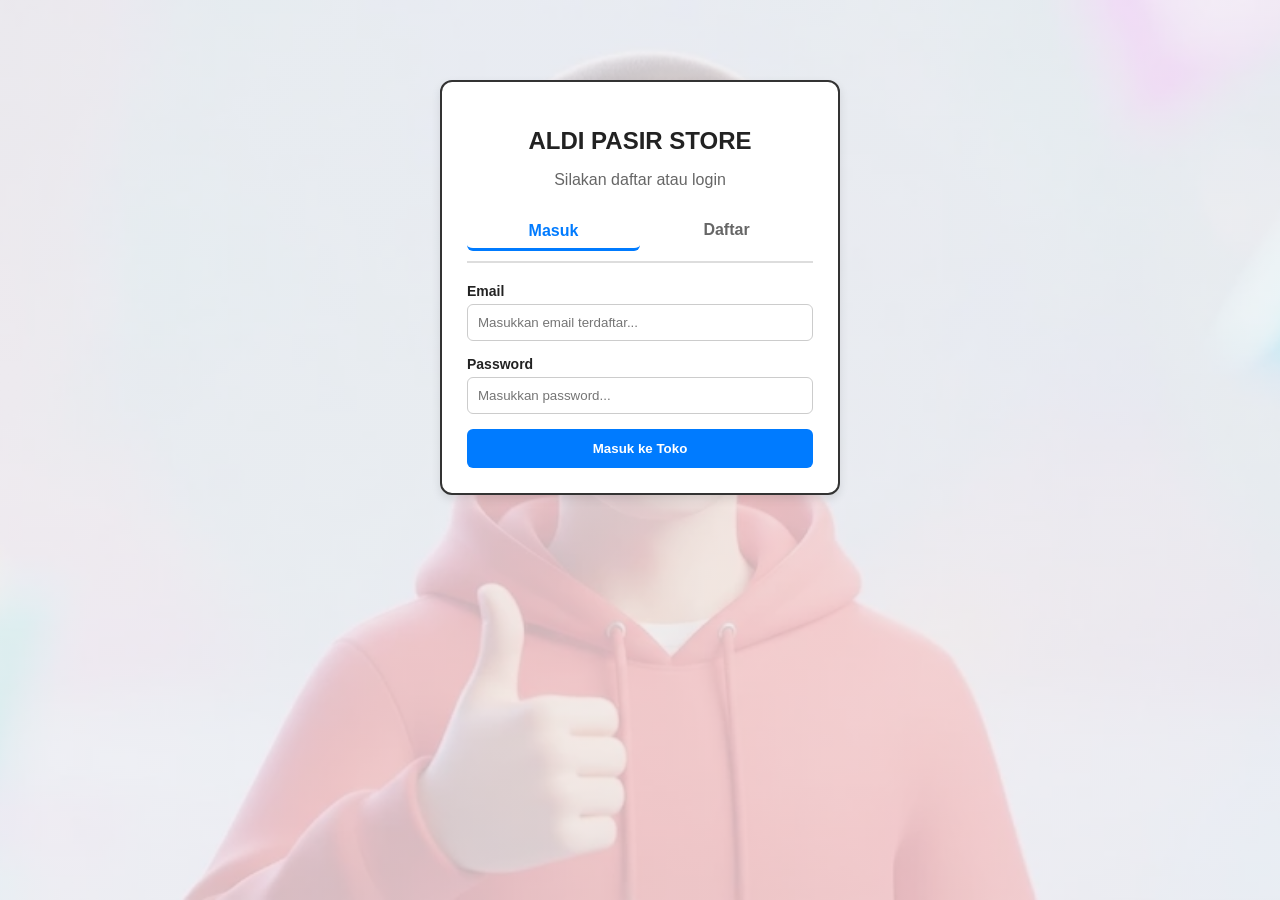
<file: index.html>
<!DOCTYPE html>
<html lang="id">
<head>
  <meta charset="UTF-8">
  <title>Login - Aldi Pasir Store</title>
  <link rel="stylesheet" href="style.css">
  <style>
    .form-box { display: none; }
    .form-box.aktif-form { display: block; }
    .tab-login {
      display: flex;
      justify-content: space-between;
      margin-bottom: 20px;
      border-bottom: 2px solid #ddd;
      padding-bottom: 10px;
    }
    .tab-btn {
      background: none;
      border: none;
      font-size: 16px;
      font-weight: bold;
      color: #666;
      cursor: pointer;
      width: 50%;
    }
    .tab-btn.aktif-tab {
      color: #007bff;
      border-bottom: 3px solid #007bff;
      padding-bottom: 7px;
    }
    .input-grup {
      margin-bottom: 15px;
      text-align: left;
    }
    .input-grup label {
      display: block;
      font-size: 14px;
      margin-bottom: 5px;
      font-weight: bold;
    }
    .input-grup input {
      width: 100%;
      padding: 10px;
      border: 1px solid #ccc;
      border-radius: 6px;
      box-sizing: border-box;
    }
  </style>
</head>
<body>

  <div class="container" style="margin-top: 80px;">
    <div class="kotak-profil">
      <h2 style="margin-bottom: 5px;">ALDI PASIR STORE</h2>
      <p style="color: #666; margin-bottom: 20px;">Silakan daftar atau login</p>
      
      <!-- TAB PEMILIH -->
      <div class="tab-login">
        <button id="tab-masuk" class="tab-btn aktif-tab" onclick="gantiTab('masuk')">Masuk</button>
        <button id="tab-daftar" class="tab-btn" onclick="gantiTab('daftar')">Daftar</button>
      </div>

      <!-- FORM MASUK (LOGIN) -->
      <div id="form-masuk" class="form-box aktif-form">
        <form onsubmit="prosesLogin(event)">
          <div class="input-grup">
            <label>Email</label>
            <input type="email" id="login-email" placeholder="Masukkan email terdaftar..." required>
          </div>
          <div class="input-grup">
            <label>Password</label>
            <input type="password" id="login-pass" placeholder="Masukkan password..." required>
          </div>
          <button type="submit">Masuk ke Toko</button>
        </form>
      </div>

      <!-- FORM DAFTAR (REGISTER) -->
      <div id="form-daftar" class="form-box">
        <form onsubmit="prosesDaftar(event)">
          <div class="input-grup">
            <label>Nama Lengkap</label>
            <input type="text" id="regis-nama" placeholder="Nama lengkap..." required>
          </div>
          <div class="input-grup">
            <label>Email</label>
            <input type="email" id="regis-email" placeholder="Email aktif..." required>
          </div>
          <div class="input-grup">
            <label>Password Baru</label>
            <input type="password" id="regis-pass" placeholder="Buat password..." required>
          </div>
          <button type="submit">Daftar Akun</button>
        </form>
      </div>

    </div>
  </div>

  <script>
    function gantiTab(jenis) {
      const masuk = document.getElementById("form-masuk");
      const daftar = document.getElementById("form-daftar");
      const btnMasuk = document.getElementById("tab-masuk");
      const btnDaftar = document.getElementById("tab-daftar");

      if (jenis === "masuk") {
        masuk.classList.add("aktif-form");
        daftar.classList.remove("aktif-form");
        btnMasuk.classList.add("aktif-tab");
        btnDaftar.classList.remove("aktif-tab");
      } else {
        daftar.classList.add("aktif-form");
        masuk.classList.remove("aktif-form");
        btnDaftar.classList.add("aktif-tab");
        btnMasuk.classList.remove("aktif-tab");
      }
    }

    // 1. PROSES PENDAFTARAN AKUN BARU
    function prosesDaftar(e) {
      e.preventDefault();
      const nama = document.getElementById("regis-nama").value;
      const email = document.getElementById("regis-email").value;
      const pass = document.getElementById("regis-pass").value;

      // Cek apakah email sudah pernah didaftarkan
      if (localStorage.getItem(email)) {
        alert("Email ini sudah terdaftar! Silakan langsung Masuk.");
        return;
      }

      // Simpan data akun ke localStorage browser
      const dataAkun = { nama: nama, password: pass };
      localStorage.setItem(email, JSON.stringify(dataAkun));

      alert("Pendaftaran Berhasil! Silakan masuk menggunakan email dan password Anda.");
      
      // Bersihkan form dan pindah ke tab masuk
      document.getElementById("regis-nama").value = "";
      document.getElementById("regis-email").value = "";
      document.getElementById("regis-pass").value = "";
      gantiTab('masuk');
    }

    // 2. PROSES VALIDASI LOGIN
    function prosesLogin(e) {
      e.preventDefault();
      const emailInput = document.getElementById("login-email").value;
      const passInput = document.getElementById("login-pass").value;

      // Ambil data akun berdasarkan email yang dimasukkan
      const akunTersimpan = localStorage.getItem(emailInput);

      if (!akunTersimpan) {
        alert("Email belum terdaftar! Silakan Daftar terlebih dahulu di tab sebelah.");
        return;
      }

      const dataUser = JSON.parse(akunTersimpan);

      // Cek apakah password-nya cocok
      if (dataUser.password === passInput) {
        // Jika benar, set status login aktif dan masuk ke profil
        localStorage.setItem("statusLogin", "sudah_login");
        localStorage.setItem("userAktif", dataUser.nama);
        alert("Login Berhasil! Selamat datang, " + dataUser.nama);
        window.location.href = "profil.html"; 
      } else {
        alert("Password salah! Silakan coba lagi.");
      }
    }
  </script>

</body>
</html>
</file>
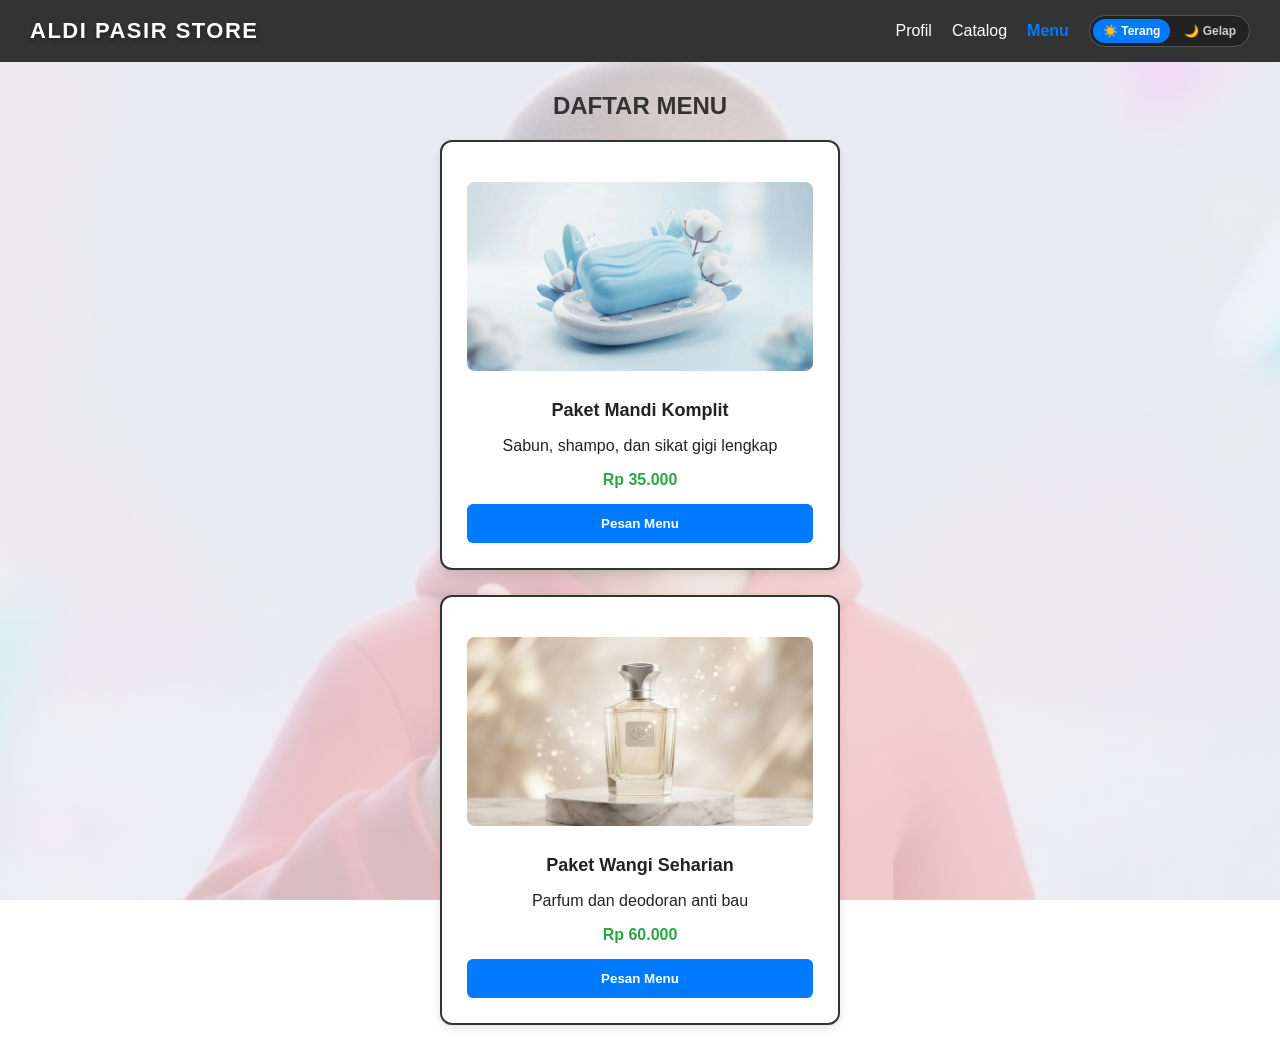
<file: katalog.html>
<!DOCTYPE html>
<html lang="id">
<head>
  <meta charset="UTF-8">
  <title>Menu - Aldi Pasir Store</title>
  <link rel="stylesheet" href="style.css">
</head>
<body>

  <!-- MENU NAVIGASI ATAS -->
  <div class="navbar">
    <a href="index.html" class="logo">ALDI PASIR STORE</a>
    <div class="menu">
      <a href="index.html">Profil</a>
      <a href="katalog.html">Catalog</a>
      <a href="menu.html" style="color: #007bff; font-weight: bold;">Menu</a>
      
      <!-- TOMBOL TERANG & GELAP -->
      <div class="pilihan-tema">
        <button id="btn-terang" class="btn-tema aktif" onclick="pilihTema('light')">☀️ Terang</button>
        <button id="btn-gelap" class="btn-tema" onclick="pilihTema('dark')">🌙 Gelap</button>
      </div>
    </div>
  </div>

  <!-- ISI HALAMAN MENU -->
  <div class="container">
    <h2 class="judul-katalog">DAFTAR MENU</h2>
    
    <!-- MENU 1 -->
    <div class="item-katalog">
      <img src="sabun.jpg" alt="Paket Mandi Komplit">
      <h3>Paket Mandi Komplit</h3>
      <p>Sabun, shampo, dan sikat gigi lengkap</p>
      <p class="harga">Rp 35.000</p>
      <a href="https://wa.me/628123456789?text=Halo,%20saya%20mau%20pesan%20Paket%20Mandi%20Komplit">
        <button>Pesan Menu</button>
      </a>
    </div>

    <!-- MENU 2 -->
    <div class="item-katalog">
      <img src="parfum.jpg" alt="Paket Wangi Seharian">
      <h3>Paket Wangi Seharian</h3>
      <p>Parfum dan deodoran anti bau</p>
      <p class="harga">Rp 60.000</p>
      <a href="https://wa.me/628123456789?text=Halo,%20saya%20mau%20pesan%20Paket%20Wangi%20Seharian">
        <button>Pesan Menu</button>
      </a>
    </div>
  </div>

  <!-- SCRIPT TEMA -->
  <script>
</file>
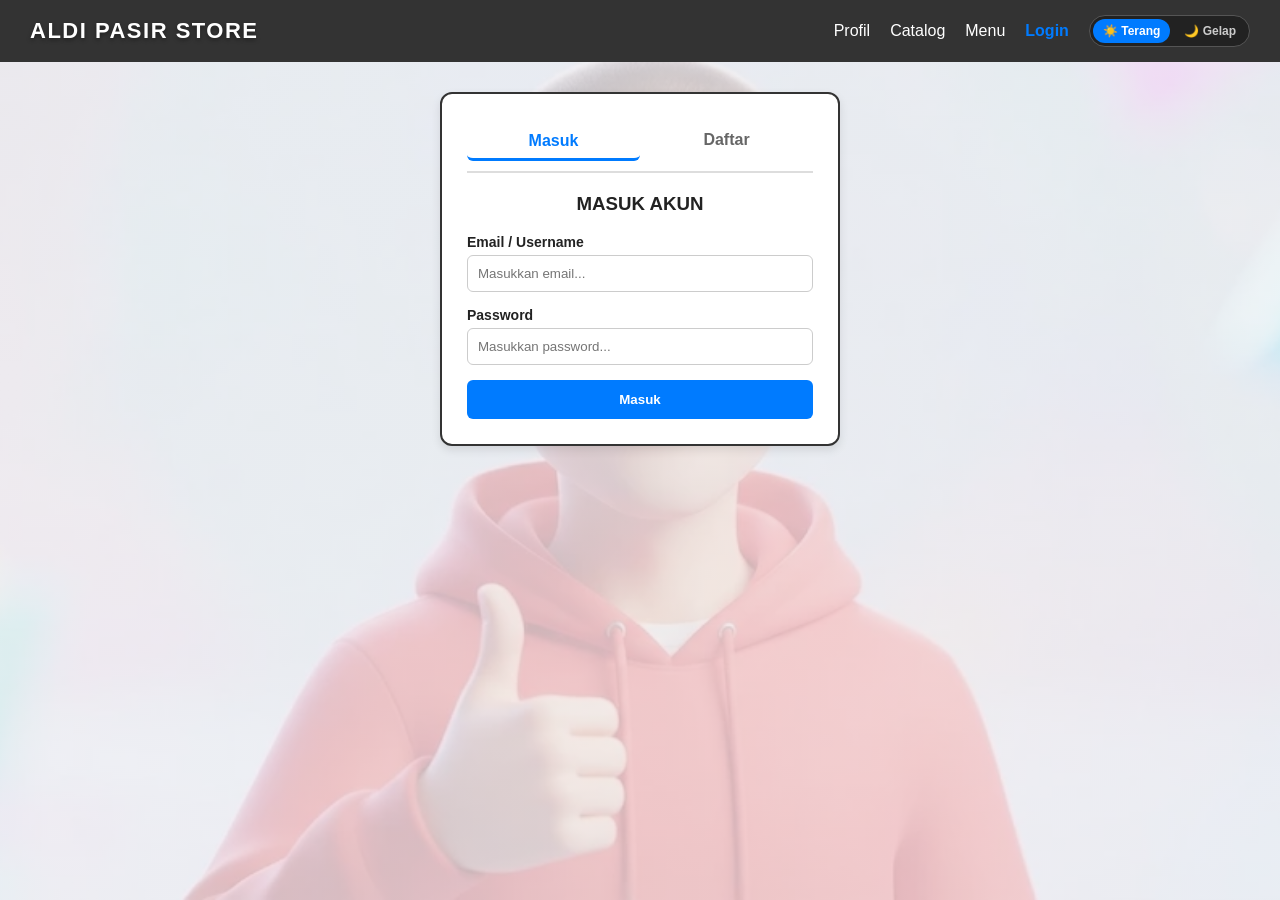
<file: login.html>
<!DOCTYPE html>
<html lang="id">
<head>
  <meta charset="UTF-8">
  <title>Login / Daftar - Aldi Pasir Store</title>
  <link rel="stylesheet" href="style.css">
  <style>
    /* Styling Tambahan Khusus Halaman Login */
    .form-box {
      display: none;
    }
    .form-box.aktif-form {
      display: block;
    }
    .tab-login {
      display: flex;
      justify-content: space-between;
      margin-bottom: 20px;
      border-bottom: 2px solid #ddd;
      padding-bottom: 10px;
    }
    .tab-btn {
      background: none;
      border: none;
      font-size: 16px;
      font-weight: bold;
      color: #666;
      cursor: pointer;
      width: 50%;
    }
    .tab-btn.aktif-tab {
      color: #007bff;
      border-bottom: 3px solid #007bff;
      padding-bottom: 7px;
    }
    .input-grup {
      margin-bottom: 15px;
      text-align: left;
    }
    .input-grup label {
      display: block;
      font-size: 14px;
      margin-bottom: 5px;
      font-weight: bold;
    }
    .input-grup input {
      width: 100%;
      padding: 10px;
      border: 1px solid #ccc;
      border-radius: 6px;
      box-sizing: border-box;
    }
  </style>
</head>
<body>

  <!-- MENU NAVIGASI ATAS -->
  <div class="navbar">
    <a href="index.html" class="logo">ALDI PASIR STORE</a>
    <div class="menu">
      <a href="index.html">Profil</a>
      <a href="katalog.html">Catalog</a>
      <a href="menu.html">Menu</a>
      <a href="login.html" style="color: #007bff; font-weight: bold;">Login</a>
      
      <!-- TOMBOL TERANG & GELAP -->
      <div class="pilihan-tema">
        <button id="btn-terang" class="btn-tema aktif" onclick="pilihTema('light')">☀️ Terang</button>
        <button id="btn-gelap" class="btn-tema" onclick="pilihTema('dark')">🌙 Gelap</button>
      </div>
    </div>
  </div>

  <!-- KOTAK UTAMA LOGIN / DAFTAR -->
  <div class="container">
    <div class="kotak-profil">
      
      <!-- TAB PEMILIH -->
      <div class="tab-login">
        <button id="tab-masuk" class="tab-btn aktif-tab" onclick="gantiTab('masuk')">Masuk</button>
        <button id="tab-daftar" class="tab-btn" onclick="gantiTab('daftar')">Daftar</button>
      </div>

      <!-- FORM MASUK (LOGIN) -->
      <div id="form-masuk" class="form-box aktif-form">
        <h3>MASUK AKUN</h3>
        <form onsubmit="alert('Berhasil Masuk!'); return false;">
          <div class="input-grup">
            <label>Email / Username</label>
            <input type="text" placeholder="Masukkan email..." required>
          </div>
          <div class="input-grup">
            <label>Password</label>
            <input type="password" placeholder="Masukkan password..." required>
          </div>
          <button type="submit">Masuk</button>
        </form>
      </div>

      <!-- FORM DAFTAR (REGISTER) -->
      <div id="form-daftar" class="form-box">
        <h3>DAFTAR AKUN BARU</h3>
        <form onsubmit="alert('Pendaftaran Berhasil! Silakan Masuk.'); return false;">
          <div class="input-grup">
            <label>Nama Lengkap</label>
            <input type="text" placeholder="Nama lengkap..." required>
          </div>
          <div class="input-grup">
            <label>Email</label>
            <input type="email" placeholder="Email aktif..." required>
          </div>
          <div class="input-grup">
            <label>Password Baru</label>
            <input type="password" placeholder="Buat password..." required>
          </div>
          <button type="submit">Daftar Sekarang</button>
        </form>
      </div>

    </div>
  </div>

  <!-- SCRIPT INTERAKSI FORM & TEMA -->
  <script>
    function gantiTab(jenis) {
      const masuk = document.getElementById("form-masuk");
      const daftar = document.getElementById("form-daftar");
      const btnMasuk = document.getElementById("tab-masuk");
      const btnDaftar = document.getElementById("tab-daftar");

      if (jenis === "masuk") {
        masuk.classList.add("aktif-form");
        daftar.classList.remove("aktif-form");
        btnMasuk.classList.add("aktif-tab");
        btnDaftar.classList.remove("aktif-tab");
      } else {
        daftar.classList.add("aktif-form");
        masuk.classList.remove("aktif-form");
        btnDaftar.classList.add("aktif-tab");
        btnMasuk.classList.remove("aktif-tab");
      }
    }

    // Skrip Tema Terang/Gelap
    const btnTerang = document.getElementById("btn-terang");
    const btnGelap = document.getElementById("btn-gelap");

    function pilihTema(mode) {
      if (mode === "dark") {
        document.body.classList.add("dark-mode");
        btnGelap.classList.add("aktif");
        btnTerang.classList.remove("aktif");
        localStorage.setItem("tema", "dark");
      } else {
        document.body.classList.remove("dark-mode");
        btnTerang.classList.add("aktif");
        btnGelap.classList.remove("aktif");
        localStorage.setItem("tema", "light");
      }
    }

    if (localStorage.getItem("tema") === "dark") {
      pilihTema("dark");
    }
  </script>

</body>
</html>
</file>
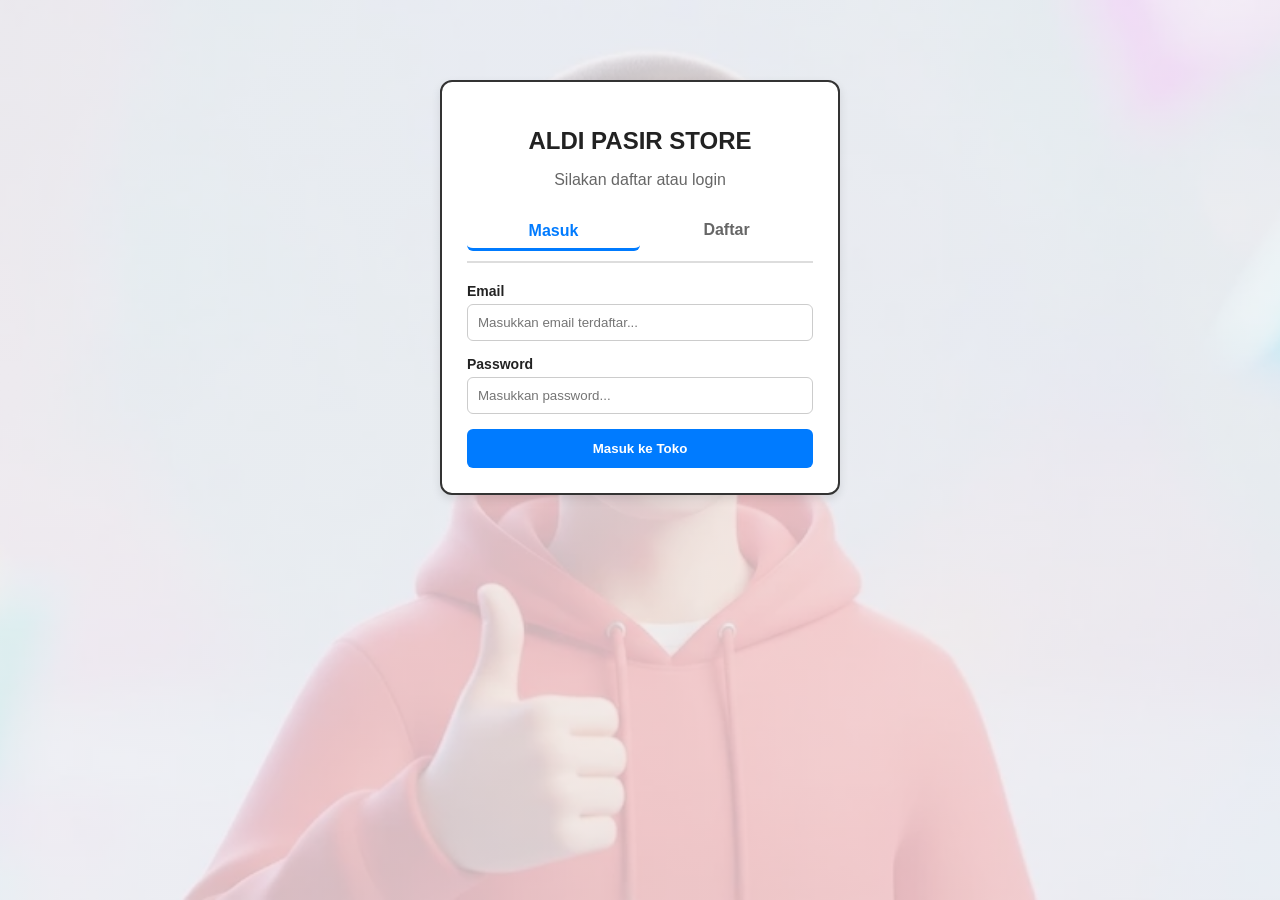
<file: profil.html>
<!DOCTYPE html>
<html lang="id">
<head>
  <meta charset="UTF-8">
  <title>Profil - Aldi Pasir Store</title>
  <link rel="stylesheet" href="style.css">
</head>
<body>

  <!-- MENU NAVIGASI ATAS -->
  <div class="navbar">
    <a href="profil.html" class="logo">ALDI PASIR STORE</a>
    <div class="menu">
      <a href="profil.html" style="color: #007bff; font-weight: bold;">Profil</a>
      <a href="katalog.html">Catalog</a>
      <a href="menu.html">Menu</a>
      <a href="#" onclick="logout()" style="color: #dc3545;">Logout</a>
      
      <!-- TOMBOL TERANG & GELAP -->
      <div class="pilihan-tema">
        <button id="btn-terang" class="btn-tema aktif" onclick="pilihTema('light')">☀️ Terang</button>
        <button id="btn-gelap" class="btn-tema" onclick="pilihTema('dark')">🌙 Gelap</button>
      </div>
    </div>
  </div>

  <!-- KOTAK PROFIL -->
  <div class="container">
    <div class="kotak-profil">
      <h2>ALDI PASIR</h2>
      <p>SELAMAT DATANG DI TOKO KAMI</p>
      
      <img src="store.jpg" alt="Foto Toko">
      
      <a href="katalog.html">
        <button>LIHAT KATALOG</button>
      </a>
    </div>
  </div>

  <!-- SCRIPT PENGAMAN & TEMA -->
  <script>
    if (localStorage.getItem("statusLogin") !== "sudah_login") {
      alert("Anda harus login terlebih dahulu!");
      window.location.href = "index.html";
    }

    function logout() {
      localStorage.removeItem("statusLogin");
      alert("Berhasil keluar.");
      window.location.href = "index.html";
    }

    const btnTerang = document.getElementById("btn-terang");
    const btnGelap = document.getElementById("btn-gelap");

    function pilihTema(mode) {
      if (mode === "dark") {
        document.body.classList.add("dark-mode");
        btnGelap.classList.add("aktif");
        btnTerang.classList.remove("aktif");
        localStorage.setItem("tema", "dark");
      } else {
        document.body.classList.remove("dark-mode");
        btnTerang.classList.add("aktif");
        btnGelap.classList.remove("aktif");
        localStorage.setItem("tema", "light");
      }
    }

    if (localStorage.getItem("tema") === "dark") {
      pilihTema("dark");
    }
  </script>

</body>
</html>
</file>
<file: style.css>
/* RESET HALAMAN & BACKGROUND FOTO */
body {
  font-family: Arial, sans-serif;
  
  /* Menggunakan gambar store.jpg sebagai background */
  background-image: linear-gradient(rgba(240, 242, 245, 0.75), rgba(240, 242, 245, 0.75)), url('store.jpg');
  
  background-size: cover;
  background-position: center;
  background-attachment: fixed;
  
  color: #222;
  margin: 0;
  padding: 0;
  display: block;
  transition: background-image 0.3s, background-color 0.3s, color 0.3s;
}

/* KETIKA DARK MODE AKTIF, BACKGROUND DIBUAT LEBIH GELAP */
body.dark-mode {
  background-image: linear-gradient(rgba(18, 18, 18, 0.85), rgba(18, 18, 18, 0.85)), url('store.jpg');
  background-color: #121212;
  color: #f0f0f0;
}

/* MENU NAVIGASI ATAS */
.navbar {
  background-color: #333;
  padding: 15px 30px;
  display: flex;
  justify-content: space-between;
  align-items: center;
  position: sticky;
  top: 0;
  z-index: 100;
}

.navbar .logo {
  color: #ffffff;
  font-weight: 800;
  font-size: 22px;
  text-decoration: none;
  letter-spacing: 1.5px;
}

.navbar .menu {
  display: flex;
  align-items: center;
  gap: 20px;
}

.navbar .menu a {
  color: white;
  text-decoration: none;
  font-size: 16px;
}

.navbar .menu a:hover {
  color: #007bff;
}

/* TOMBOL TEMA */
.pilihan-tema {
  display: flex;
  gap: 4px;
  background-color: #222;
  padding: 3px;
  border-radius: 20px;
  border: 1px solid #555;
}

.btn-tema {
  background-color: transparent;
  color: #ccc;
  border: none;
  padding: 5px 10px;
  border-radius: 16px;
  cursor: pointer;
  font-size: 12px;
  font-weight: bold;
  width: auto;
  transition: 0.2s;
}

.btn-tema:hover {
  color: white;
}

.btn-tema.aktif {
  background-color: #007bff;
  color: white;
}

/* WADAH UTAMA */
.container {
  max-width: 400px;
  margin: 30px auto;
  padding: 0 20px;
}

/* KOTAK PROFIL & KATALOG */
.kotak-profil, .item-katalog {
  background-color: white;
  border: 2px solid #333;
  border-radius: 12px;
  padding: 25px;
  text-align: center;
  box-shadow: 0 4px 10px rgba(0,0,0,0.1);
  margin-bottom: 25px;
}

.kotak-profil img, .item-katalog img {
  width: 100%;
  max-height: 220px;
  object-fit: cover;
  border-radius: 8px;
  margin: 15px 0;
}

.judul-katalog {
  text-align: center;
  color: #333;
  margin: 20px 0;
}

.item-katalog h3 {
  margin: 10px 0 5px 0;
  font-size: 18px;
  color: #222;
}

.harga {
  color: #28a745;
  font-weight: bold;
  margin-bottom: 15px;
}

button {
  background-color: #007bff;
  color: white;
  border: none;
  padding: 12px 15px;
  border-radius: 6px;
  cursor: pointer;
  font-weight: bold;
  width: 100%;
}

button:hover {
  background-color: #0056b3;
}

/* DARK MODE */
body.dark-mode {
  background-image: linear-gradient(rgba(18, 18, 18, 0.85), rgba(18, 18, 18, 0.85)), url('aldibau.jpg');
  background-color: #121212;
  color: #f0f0f0;
}

body.dark-mode .navbar {
  background-color: #1f1f1f;
  border-bottom: 1px solid #333;
}

body.dark-mode .kotak-profil,
body.dark-mode .item-katalog {
  background-color: #1e1e1e;
  border-color: #444;
}

body.dark-mode .judul-katalog,
body.dark-mode .item-katalog h3 {
  color: #ffffff;
}


/* KETIKA DARK MODE AKTIF, BACKGROUND FOTO DIBUAT LEBIH GELAP */
body.dark-mode {
  background-image: linear-gradient(rgba(18, 18, 18, 0.85), rgba(18, 18, 18, 0.85)), url('aldibau.jpg');
  background-color: #121212;
  color: #f0f0f0;
}


/* KETIKA DARK MODE AKTIF, BACKGROUND BERUBAH LEBIH GELAP */
body.dark-mode {
  background-image: linear-gradient(rgba(18, 18, 18, 0.85), rgba(18, 18, 18, 0.85)), url('toko.jpg');
  background-color: #121212;
  color: #f0f0f0;
}


/* MENU NAVIGASI ATAS */
.navbar {
  background-color: #333;
  padding: 15px 30px;
  display: flex;
  justify-content: space-between;
  align-items: center;
  position: sticky;
  top: 0;
  z-index: 100;
}

.navbar .logo {
  color: #ffffff;
  font-weight: 800;
  font-size: 22px;
  text-decoration: none;
  letter-spacing: 1.5px;
  text-shadow: 0 2px 4px rgba(0, 0, 0, 0.4);
}

.navbar .menu {
  display: flex;
  align-items: center;
  gap: 20px;
}

.navbar .menu a {
  color: white;
  text-decoration: none;
  font-size: 16px;
}

.navbar .menu a:hover {
  color: #007bff;
}

/* WADAH PILIHAN TEMA TERANG & GELAP */
.pilihan-tema {
  display: flex;
  gap: 4px;
  background-color: #222;
  padding: 3px;
  border-radius: 20px;
  border: 1px solid #555;
}

.btn-tema {
  background-color: transparent;
  color: #ccc;
  border: none;
  padding: 5px 10px;
  border-radius: 16px;
  cursor: pointer;
  font-size: 12px;
  font-weight: bold;
  transition: 0.2s;
}

.btn-tema:hover {
  color: white;
}

.btn-tema.aktif {
  background-color: #007bff;
  color: white;
}

/* WADAH UTAMA */
.container {
  max-width: 400px;
  margin: 30px auto;
  padding: 0 20px;
}

/* KOTAK PROFIL & KATALOG */
.kotak-profil, .item-katalog {
  background-color: white;
  border: 2px solid #333;
  border-radius: 12px;
  padding: 25px;
  text-align: center;
  box-shadow: 0 4px 10px rgba(0,0,0,0.1);
  margin-bottom: 25px;
  transition: background-color 0.3s, border-color 0.3s;
}

.kotak-profil img, .item-katalog img {
  width: 100%;
  max-height: 220px;
  object-fit: cover;
  border-radius: 8px;
  margin: 15px 0;
}

.judul-katalog {
  text-align: center;
  color: #333;
  margin: 20px 0;
}

.item-katalog h3 {
  margin: 10px 0 5px 0;
  font-size: 18px;
  color: #222;
}

.harga {
  color: #28a745;
  font-weight: bold;
  margin-bottom: 15px;
}

button {
  background-color: #007bff;
  color: white;
  border: none;
  padding: 12px 15px;
  border-radius: 6px;
  cursor: pointer;
  font-weight: bold;
  width: 100%;
}

button:hover {
  background-color: #0056b3;
}

/* DARK MODE */
body.dark-mode {
  background-color: #121212;
  color: #f0f0f0;
}

body.dark-mode .navbar {
  background-color: #1f1f1f;
  border-bottom: 1px solid #333;
}

body.dark-mode .kotak-profil,
body.dark-mode .item-katalog {
  background-color: #1e1e1e;
  border-color: #444;
}

body.dark-mode .judul-katalog,
body.dark-mode .item-katalog h3 {
  color: #ffffff;
}
</file>
